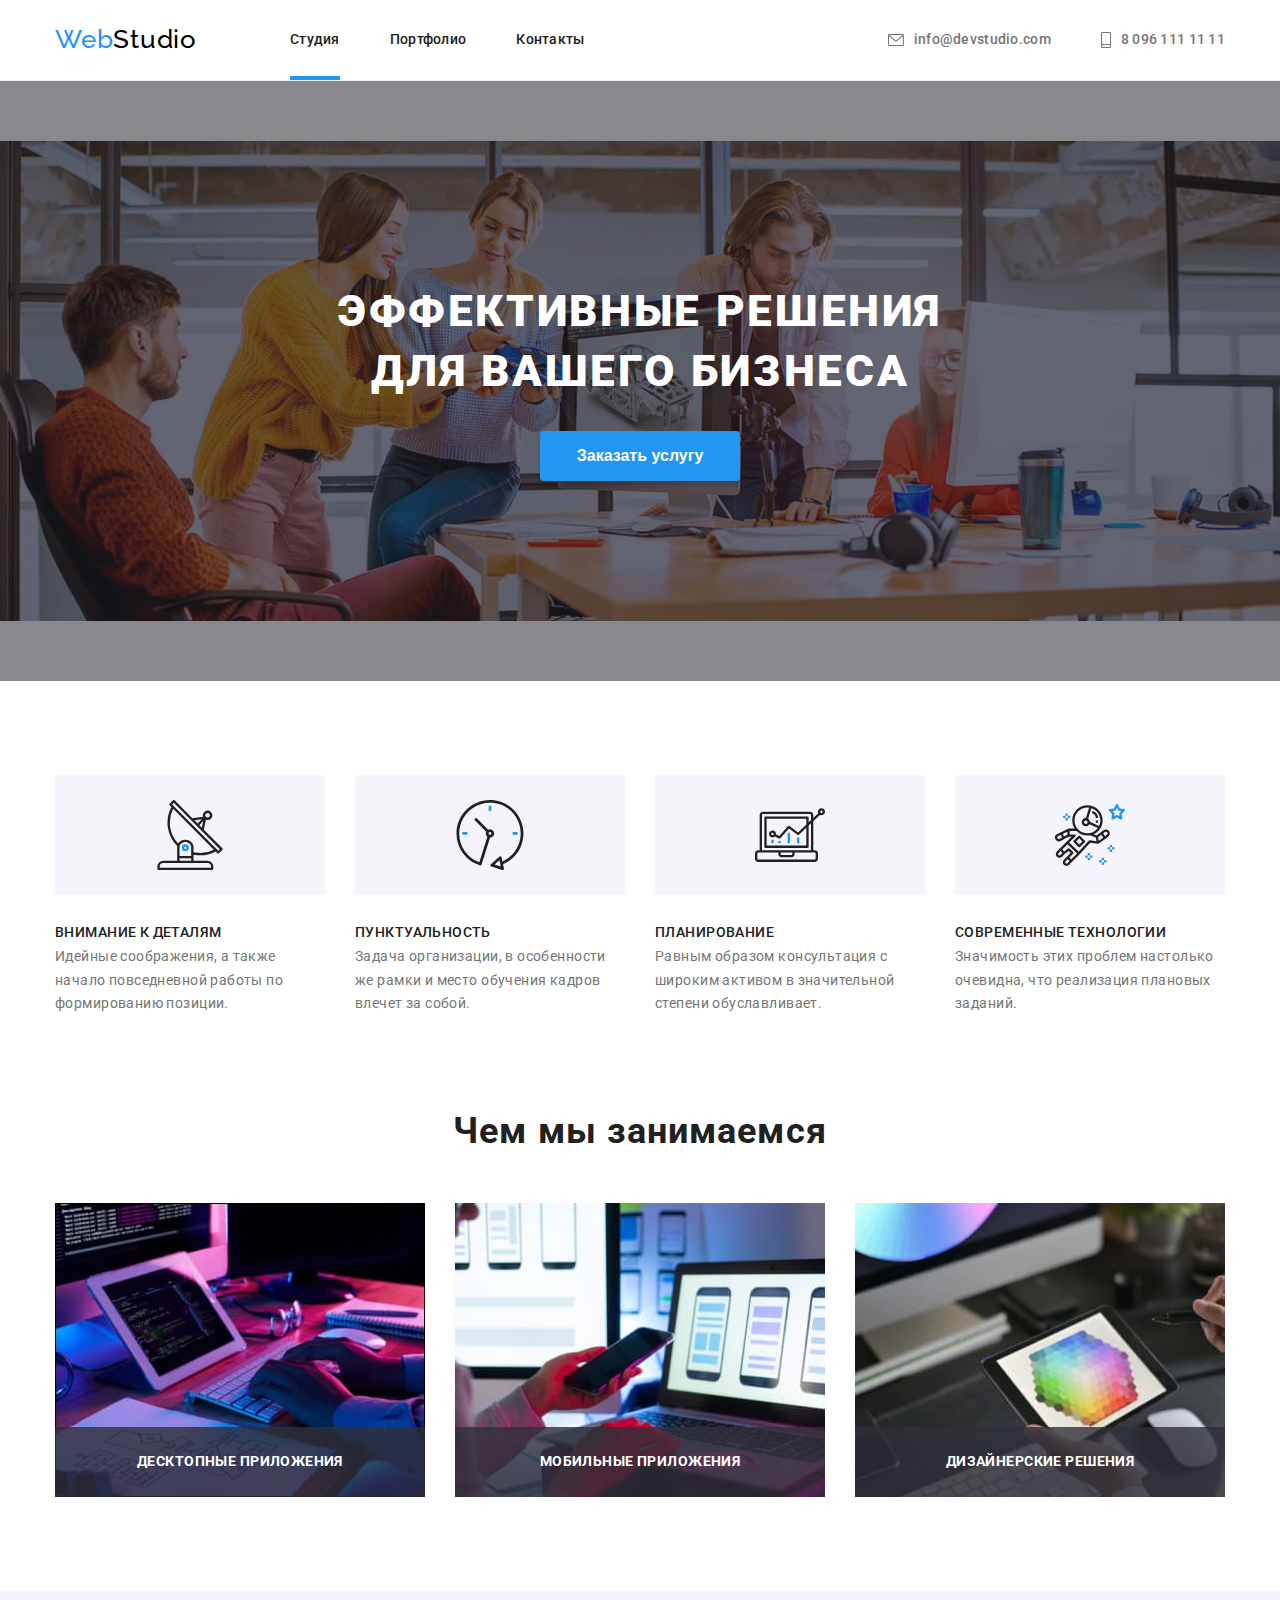
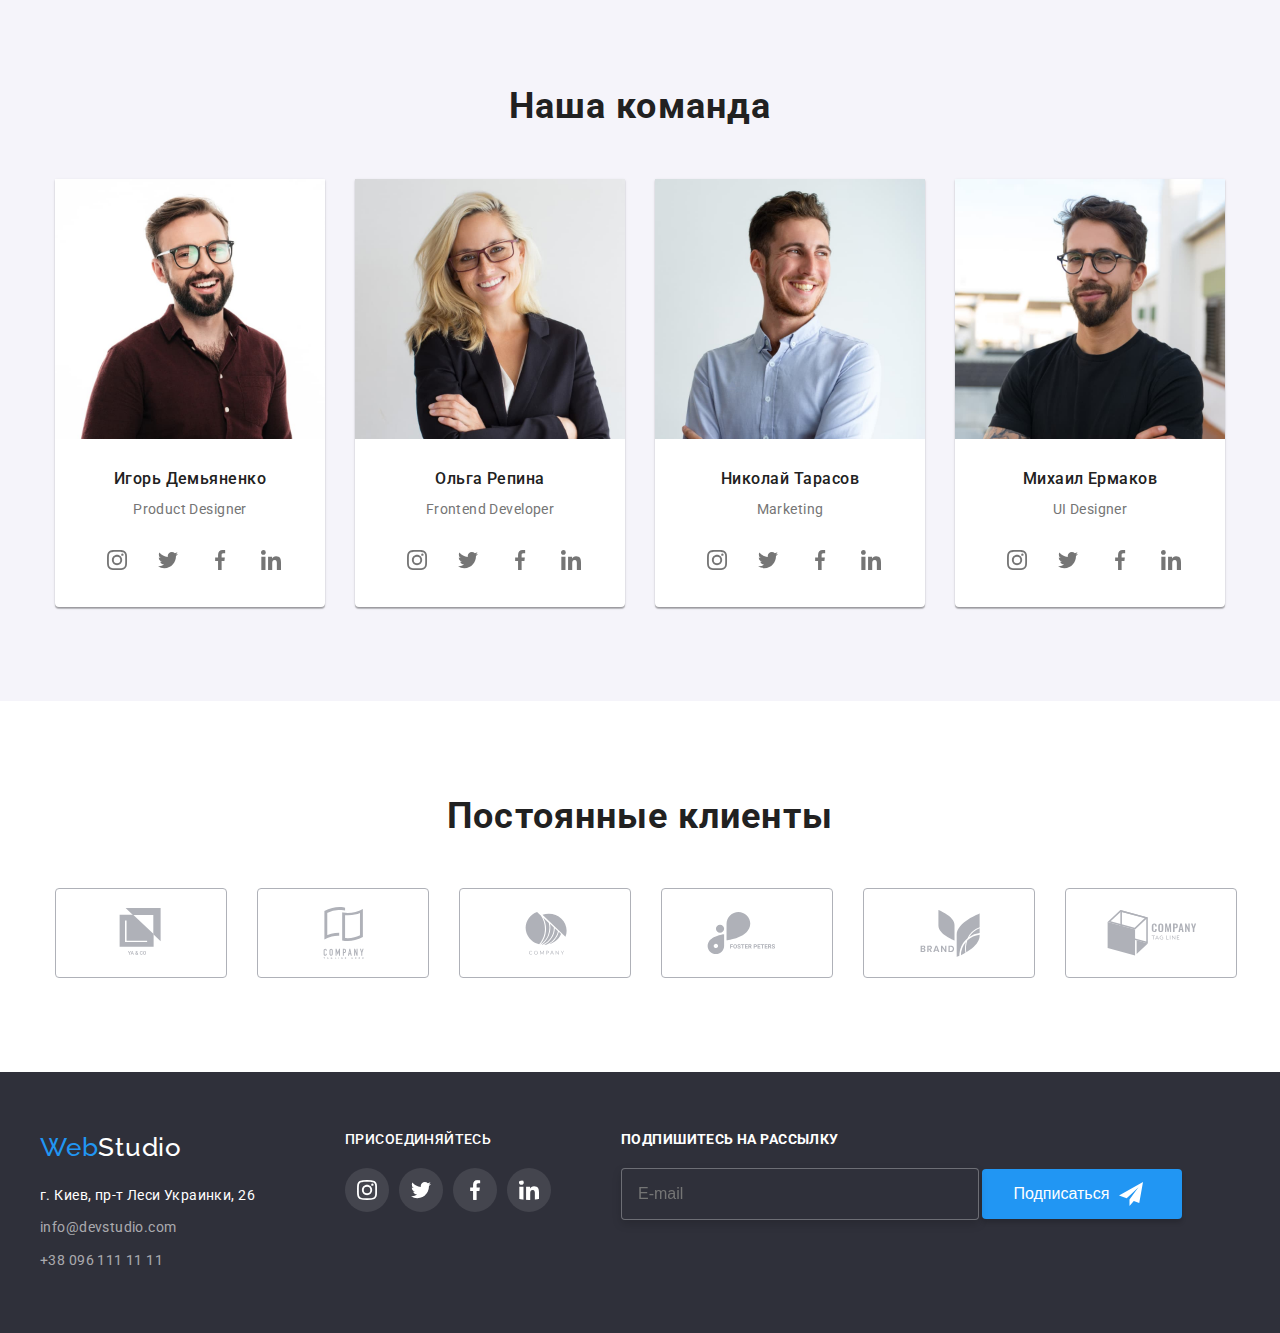
<file: index.html>
<!DOCTYPE html>
<html lang="ru">
<head>
    <meta charset="UTF-8">
    <meta http-equiv="X-UA-Compatible" content="IE=edge">
    <meta name="viewport" content="width=device-width, initial-scale=1.0">
    <title>Document</title>
    <link href="https://cdnjs.com/libraries/modern-normalize" rel="stylesheet">
    <link rel="preconnect" href="https://fonts.gstatic.com">
    <link href="https://fonts.googleapis.com/css2?family=Raleway:wght@700&family=Roboto:wght@400;500;700;900&display=swap"
          rel="stylesheet">
    <link rel="stylesheet" href="./css/main.css">
   <!-- <link rel="stylesheet" href="./css/main.min.css" /> -->

    
</head>
<body>
   <!--header, contacts separate from <nav>-->
   <header class="head-section">
      <div class="head-section__containter">
         <nav class="main-nav">
            <a href="/" class="logo link">
               <span class="logo__accent">Web</span>Studio
            </a>

            <ul class="page-nav list">
               <li class="page-nav__item"><a href="." class="link page-nav__link page-nav__current">Студия</a></li>
               <li class="page-nav__item"><a href="./portfolio.html" class="link page-nav__link">Портфолио</a></li>
               <li class="page-nav__item"><a href="" class="link page-nav__link">Контакты</a></li>
            </ul>
         </nav> 

         <ul class="contacts list">
            <li class="contacts__item">
               <a href="mailto:info@devstudio.com" class="link contacts__link">
                  <svg class="contacts__icon" width='16' height='12'>
                     <use href="./images/icons.svg#icon-envelope"></use>
                  </svg>
               info@devstudio.com
            </a>
            </li>
            <li class="contacts__item">
               <a href="tel:+380961111111" class="link contacts__link">
                  <svg class="contacts__icon" width='10' height='16'>
                     <use href="./images/icons.svg#icon-smartphone"></use>
                  </svg>
               8 096 111 11 11
            </a>
            </li>
         </ul>
      </div>
   </header>

   <main>
      <!--hero with the link-->
      <section class="hero hero__overlay">
         <div class="hero__container">
            <h1 class="hero__title">Эффективные решения для вашего бизнеса</h1>
            <button type="button" class="button hero__button" data-modal-open>Заказать услугу</button>
         </div>
      </section>
            
      <!--features -->
      <section class="section features">
         <h2 class="section__title visually-hidden">Наши особенности</h2>
         <div class="features__container">
            <ul class="feature__list list">
               <li class="feature__item">
                  <div class="feature__box">
                     <svg>
                        <use href="./images/icons.svg#icon-antenna"></use>
                     </svg>
                  </div>
                  <h3 class="feature__title">Внимание к деталям</h3>
                  <p>Идейные соображения, а также начало повседневной работы по формированию позиции.</p>
               </li>
               <li class="feature__item">
                  <div class="feature__box">
                     <svg>
                        <use href="./images/icons.svg#icon-clock"></use>
                     </svg>
                  </div>
                  <h3 class="feature__title">Пунктуальность</h3>
                  <p>Задача организации, в особенности же рамки и место обучения кадров влечет за собой.</p>
               </li>
               <li class="feature__item">
                  <div class="feature__box">
                     <svg>
                        <use href="./images/icons.svg#icon-diagram"></use>
                     </svg>
                  </div>
                  <h3 class="feature__title">Планирование</h3>
                  <p>Равным образом консультация с широким активом в значительной степени обуславливает.</p>
               </li>
               <li class="feature__item">
                  <div class="feature__box">
                     <svg>
                        <use href="./images/icons.svg#icon-astronaut"></use>
                     </svg>
                  </div>
                  <h3 class="feature__title">Современные технологии</h3>
                  <p>Значимость этих проблем настолько очевидна, что реализация плановых заданий.</p>
               </li>
            </ul>
         </div>
      </section>
      
      <!--what we do section-->
      <section class="section ">
         <div class="our-works__container">
            <h2 class="section__title">Чем мы занимаемся</h2>
            <ul class="our-works__list list">
               <li class="our-works__thumb">
                  <a href="" class="our-work__link"><img src="./images/what_we_do_01.jpg" alt="Разработка алгоритма" width="370">
                     <p class="our-works__label">Десктопные приложения</p>
                  </a>
               </li>
               <li class="our-works__thumb">
                  <a href="" class="our-work__link"><img src="./images/what_we_do_02.jpg" alt="Разработка мобильного приложение" width="370">
                     <p class="our-works__label">Мобильные приложения</p>
                  </a>
               </li>
               <li class="our-works__thumb">
                  <a href="" class="our-work__link"><img src="./images/what_we_do_03.jpg" alt="Выбор цвета" width="370">
                     <p class="our-works__label">Дизайнерские решения</p>
                  </a>
               </li>
            </ul>
         </div>
      </section>
      
      <!--our team section-->
      <section class="team team__section">
         <div class="team__container">
            <h2 class="section__title">Наша команда</h2>
            <ul class="team__list list">
               <li class="team__item">
                  <a href="" class="link">
                     <img src="./images/team_01.jpg" alt="Игорь Демьяненко" width="270">
                     <div class="team__name">
                        <h3 class="team__title">Игорь Демьяненко</h3>
                        <p class="team__position">Product Designer</p>
                        <ul class="socials">
                           <li class="socials__item">
                              <a href="" class="link socials__link">
                                 <svg class="socials__icon">
                                    <use href="./images/icons.svg#icon-insta"></use>
                                 </svg>
                              </a>
                           </li>
                           <li class="socials__item">
                              <a href="" class="link socials__link">
                                <svg class="socials__icon" >
                                 <use href="./images/icons.svg#icon-twitter"></use>
                                </svg> 
                              </a>
                           </li>
                           <li class="socials__item">
                              <a href="" class="link socials__link">
                                 <svg class="socials__icon">
                                    <use href="./images/icons.svg#icon-fb"></use>
                                 </svg>
                              </a>
                           </li>
                           <li class="socials__item">
                              <a href="" class="link socials__link">
                                 <svg class="socials__icon">
                                    <use href="./images/icons.svg#icon-lin"></use>
                                 </svg>
                              </a>
                           </li>
                        </ul>
                     </div>
                  </a>
               </li>
               <li class="team__item">
                  <a href="" class="link"><img src="./images/team_02.jpg" alt="Ольга Репина" width="270">
                     <div class="team__name">
                        <h3 class="team__title">Ольга Репина</h3>
                        <p class="team__position">Frontend Developer</p>
                        <ul class="socials">
                           <li class="socials__item">
                              <a href="" class="link socials__link">
                                 <svg class="socials__icon">
                                    <use href="./images/icons.svg#icon-insta"></use>
                                 </svg>
                              </a>
                           </li>
                           <li class="socials__item">
                              <a href="" class="link socials__link">
                                 <svg class="socials__icon">
                                    <use href="./images/icons.svg#icon-twitter"></use>
                                 </svg>
                              </a>
                           </li>
                           <li class="socials__item">
                              <a href="" class="link socials__link">
                                 <svg class="socials__icon">
                                    <use href="./images/icons.svg#icon-fb"></use>
                                 </svg>
                              </a>
                           </li>
                           <li class="socials__item">
                              <a href="" class="link socials__link">
                                 <svg class="socials__icon">
                                    <use href="./images/icons.svg#icon-lin"></use>
                                 </svg>
                              </a>
                           </li>
                        </ul>
                     </div>
                  </a>
               </li>
               <li class="team__item">
                  <a href="" class="link"><img src="./images/team_03.jpg" alt="Николай Тарасов" width="270">
                     <div class="team__name">
                        <h3 class="team__title">Николай Тарасов</h3>
                        <p class="team__position">Marketing</p>
                        <ul class="socials">
                           <li class="socials__item">
                              <a href="" class="link socials__link">
                                 <svg class="socials__icon">
                                    <use href="./images/icons.svg#icon-insta"></use>
                                 </svg>
                              </a>
                           </li>
                           <li class="socials__item">
                              <a href="" class="link socials__link">
                                 <svg class="socials__icon">
                                    <use href="./images/icons.svg#icon-twitter"></use>
                                 </svg>
                              </a>
                           </li>
                           <li class="socials__item">
                              <a href="" class="link socials__link">
                                 <svg class="socials__icon">
                                    <use href="./images/icons.svg#icon-fb"></use>
                                 </svg>
                              </a>
                           </li>
                           <li class="socials__item">
                              <a href="" class="link socials__link">
                                 <svg class="socials__icon">
                                    <use href="./images/icons.svg#icon-lin"></use>
                                 </svg>
                              </a>
                           </li>
                        </ul>
                     </div>
                  </a>
               </li>
               <li class="team__item">
                  <a href="" class="link"><img src="./images/team_04.jpg" alt="Михаил Ермаков" width="270">
                     <div class="team__name">
                        <h3 class="team__title">Михаил Ермаков</h3>
                        <p class="team__position">UI Designer</p>
                        <ul class="socials">
                           <li class="socials__item">
                              <a href="" class="link socials__link">
                                 <svg class="socials__icon">
                                    <use href="./images/icons.svg#icon-insta"></use>
                                 </svg>
                              </a>
                           </li>
                           <li class="socials__item">
                              <a href="" class="link socials__link">
                                 <svg class="socials__icon">
                                    <use href="./images/icons.svg#icon-twitter"></use>
                                 </svg>
                              </a>
                           </li>
                           <li class="socials__item">
                              <a href="" class="link socials__link">
                                 <svg class="socials__icon">
                                    <use href="./images/icons.svg#icon-fb"></use>
                                 </svg>
                              </a>
                           </li>
                           <li class="socials__item">
                              <a href="" class="link socials__link">
                                 <svg class="socials__icon">
                                    <use href="./images/icons.svg#icon-lin"></use>
                                 </svg>
                              </a>
                           </li>
                        </ul>
                     </div>
                  </a>
               </li>
            </ul>
         </div>
      </section>

      <!-- permanent clients -->

      <section class="section clients">
         <div class="clients__container">
            <h2 class="section__title">Постоянные клиенты</h2>
            <ul class="clients__list list">
               <li class="clients__item">
                  <a href="" class="link">
                     <svg class="clients__icon">
                        <use href="./images/clients.svg#icon-client1"></use>
                     </svg>
                  </a> 
               </li>
               <li class="clients__item" >
                  <a href="" class="link">
                     <svg class="clients__icon">
                        <use href="./images/icons.svg#icon-client2"></use>
                     </svg>
                  </a>
               </li>
               <li class="clients__item" >
                  <a href="" class="link">
                     <svg class="clients__icon">
                        <use href="./images/icons.svg#icon-client3"></use>
                     </svg>
                  </a>
               </li>
               <li class="clients__item" >
                  <a href="" class="link">
                     <svg class="clients__icon">
                        <use href="./images/icons.svg#icon-client4"></use>
                     </svg>
                  </a>
               </li>
               <li class="clients__item" >
                  <a href="" class="link">
                     <svg class="clients__icon">
                        <use href="./images/icons.svg#icon-client5"></use>
                     </svg>
                  </a>
               </li>
               <li class="clients__item" >
                  <a href="" class="link">
                     <svg class="clients__icon">
                        <use href="./images/icons.svg#icon-client6"></use>
                     </svg>
                  </a>
               </li>
            </ul>
         </div>
      </section>


   </main>

      <!--footer-->
   <footer class="footer">
      <div class="footer__flex">
         <div class="footer__item">
            <a href="/" class="logo link footer__logo">
               <span class="logo__accent">Web</span><span class="logo--rev">Studio</span>
            </a>
            <address class="address">
               г. Киев, пр-т Леси Украинки, 26<br />
            </address>
            <!-- footer contacts -->
            <ul class="footer__contacts list">
               <li><a href="mailto:info@devstudio.com" class="link footer-contacts__link">info@devstudio.com</a></li>
               <li><a href="tel:+380961111111" class="link footer-contacts__link">+38 096 111 11 11</a></li>
            </ul>
         </div>
         <div class="footer__item links">
            <h3 class="social__title">ПРИСОЕДИНЯЙТЕСЬ</h3>
            <ul class="socials">
               <li class="socials__item">
                  <a href="" class="link socials__link">
                     <svg class="socials__icon--darktheme">
                        <use href="./images/icons.svg#icon-insta"></use>
                     </svg>
                  </a>
               </li>
               <li class="socials__item">
                  <a href="" class="link socials__link">
                     <svg class="socials__icon--darktheme">
                        <use href="./images/icons.svg#icon-twitter"></use>
                     </svg>
                  </a>
               </li>
               <li class="socials__item">
                  <a href="" class="link socials__link">
                     <svg class="socials__icon--darktheme">
                        <use href="./images/icons.svg#icon-fb"></use>
                     </svg>
                  </a>
               </li>
               <li class="socials__item">
                  <a href="" class="link socials__link">
                     <svg class="socials__icon--darktheme">
                        <use href="./images/icons.svg#icon-lin"></use>
                     </svg>
                  </a>
               </li>
            </ul>
         </div>

         <!-- subscribe form -->

         <form class="form">
            <div class="subscribe__formfield">
               <label for="subscribe" class="subscribe__title">Подпишитесь на рассылку</label>
               <input type="email" name="mail" id="subscribe" class="subscribe__input" placeholder="E-mail">
               <button type="submit" class="subscribe__button">Подписаться
                  <svg class="subscribe__icon">
                     <use href="../images/icons.svg#icon-send"></use>
                  </svg>
               </button>
            </div>
         </form>
         

         

      </div>
   </footer>

   <!-- модальное окно с кнопкой закрытия-->

   <div class="backdrop is-hidden" data-modal>
      <div class="modal modal">
         <a href="" class="link" data-modal-close>
            <svg class="modal__closebutton">
               <use href='./images/icons.svg#icon-close'></use>
            </svg>
         </a>

         <h3 class="modal__title">Оставьте свои данные, мы вам перезвоним</h3>
         
         <form class="modal__form">
            <div class="modal__formfield">
               <label for="name" class="modal__label">Имя</label>
               <input type="text" name="name" id="name" class="modal__input">
               <svg class="modal__icon">
                  <use href="./images/icons.svg#icon-person"></use>
               </svg>
               
            </div>
            <div class="modal__formfield">
               <label for="tel" class="modal__label">Телефон</label>
               <input type="tel" name="tel" id="tel" class="modal__input">
               <svg class="modal__icon">
                  <use href="./images/icons.svg#icon-phone"></use>
               </svg>
            </div>
            <div class="modal__formfield">
               <label for="mail" class="modal__label">Почта</label>
               <input type="email" name="mail" id="mail" class="modal__input">
               <svg class="modal__icon">
                  <use href="./images/icons.svg#icon-email"></use>
               </svg>
            </div>
            <div class="modal__formfield">
               <label for="comment" class="modal__label">Комментарий</label>
               <!-- <input type="text" name="comment" id="comment" class="modal-input"> -->
               <textarea name="comment" id="comment" rows="10" class="modal__comment" placeholder="Введите текст"></textarea>
            </div>

            <div class="modal__check">
               <input type="checkbox" name="checkbox" id="checkbox" class="modal-check__input">
               <label for="checkbox" class="modal-check__label ">Соглашаюсь с рассылкой и принимаю
                  <a href="" class="modal-check__policy-link">Условия договора</a>
                  <svg class="modal-check__icon--unchecked" >
                     <use href="./images/icons.svg#icon-uncheck" ></use>
                  </svg> 
                  <svg class="modal-check__icon--checked">
                     <use href="./images/icons.svg#icon-check"></use>
                  </svg>
               </label>
            </div>

            <button type="submit" class="modal-check__button">Отправить</button>
         </form>
         <!-- application form -->

         <form class="form">

         </form>


         <!-- <button type="button" class="modal-btn" data-modal-close >
            <div class="close-icon"></div>
         </button> -->
      </div>
   </div>


<script src="./js/modal.js"></script>
</body>
</html>
</file>
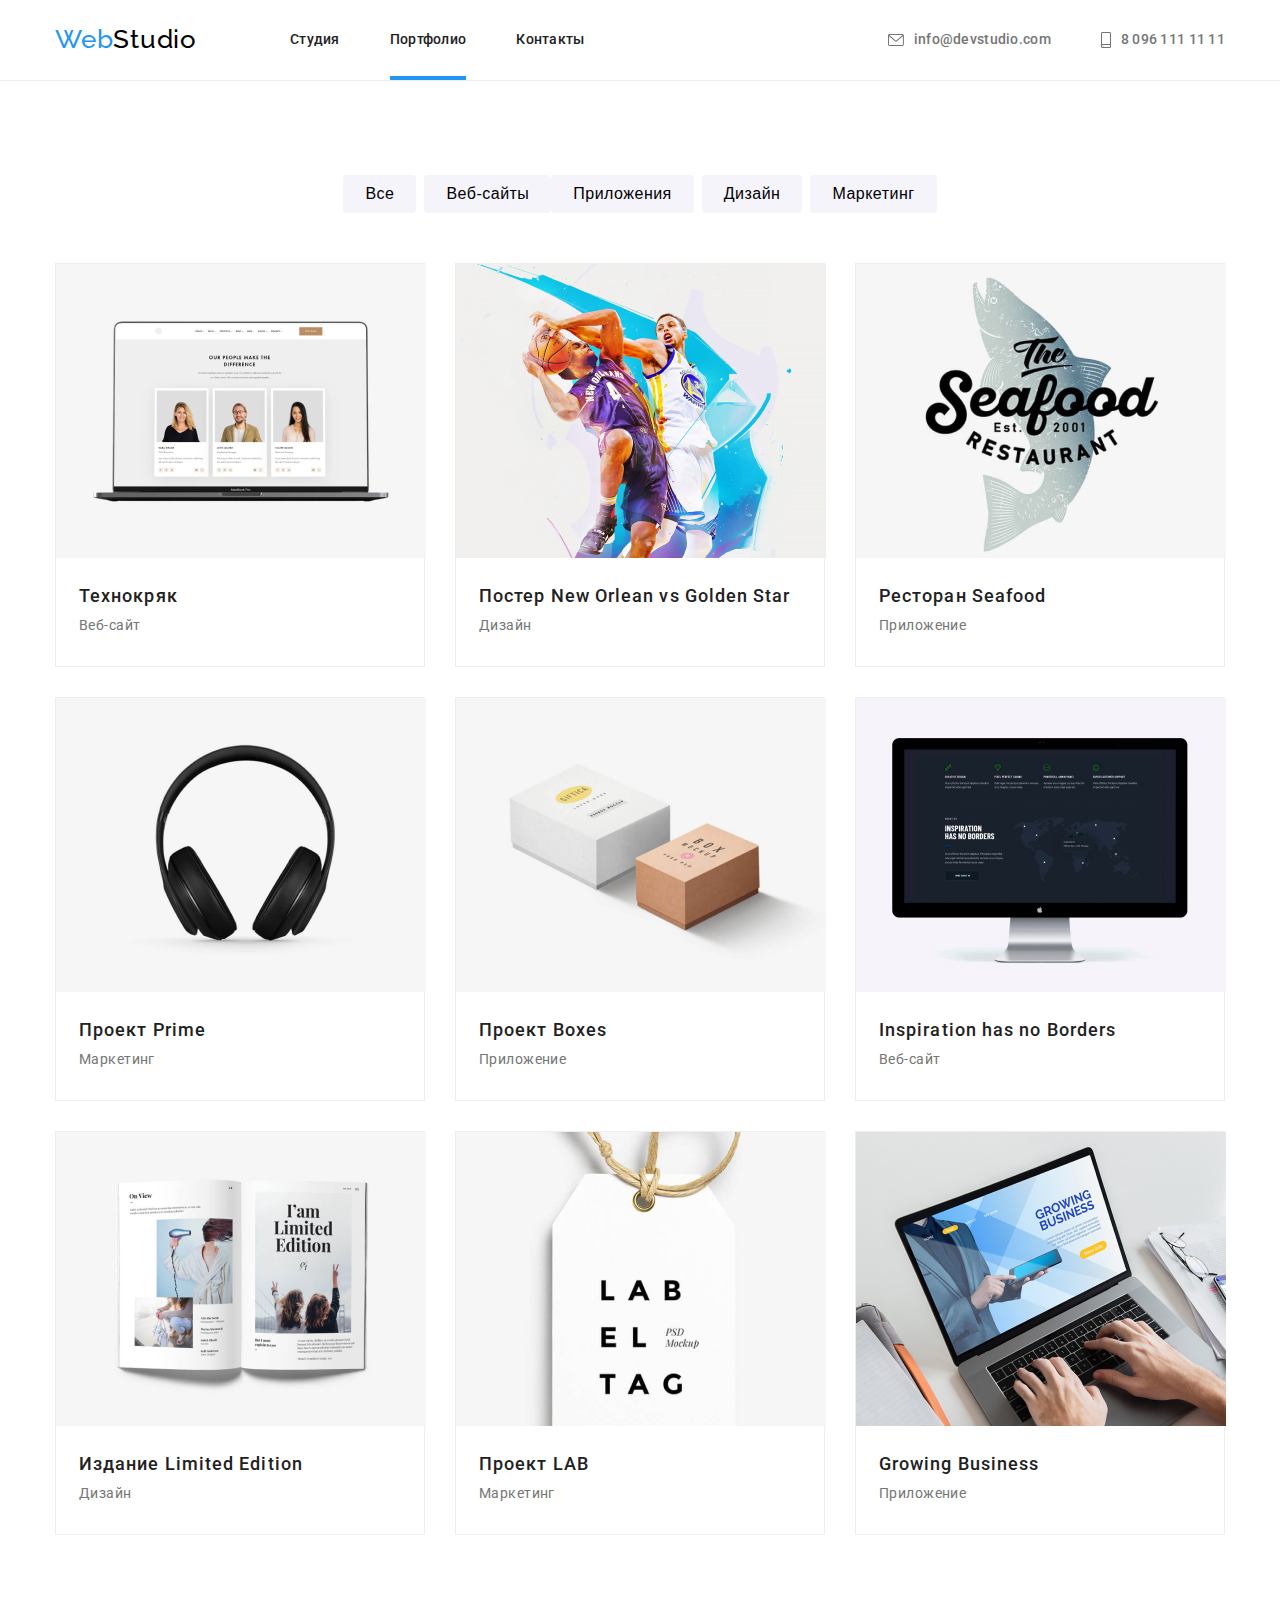
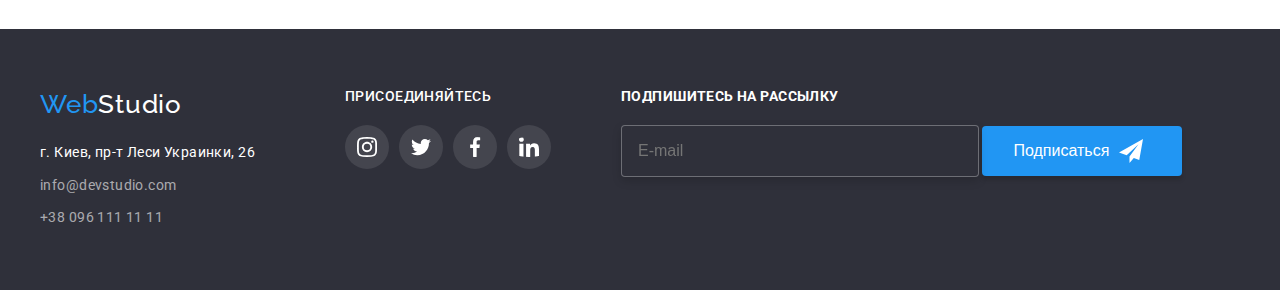
<file: portfolio.html>
<!DOCTYPE html>
<html lang="en">
<head>
    <meta charset="UTF-8">
    <meta http-equiv="X-UA-Compatible" content="IE=edge">
    <meta name="viewport" content="width=device-width, initial-scale=1.0">
    <title>Document</title>
    <link href="https://cdnjs.com/libraries/modern-normalize" rel="stylesheet">
    <link rel="preconnect" href="https://fonts.gstatic.com">
    <link href="https://fonts.googleapis.com/css2?family=Raleway:wght@700&family=Roboto:wght@400;500;700;900&display=swap"
        rel="stylesheet">
    <link rel="stylesheet" href="./css/main.css">
</head>
<body>
    <!--header, contacts separate from <nav>-->
    <header class="head-section">
        <div class="head-section__containter">
            <nav class="main-nav">
                <a href="/" class="logo link">
                    <span class="logo__accent">Web</span>Studio
                </a>
    
                <ul class="page-nav list">
                    <li class="page-nav__item"><a href="." class="link page-nav__link ">Студия</a></li>
                    <li class="page-nav__item"><a href="./portfolio.html" class="link page-nav__link page-nav__current">Портфолио</a></li>
                    <li class="page-nav__item"><a href="" class="link page-nav__link">Контакты</a></li>
                </ul>
            </nav>
    
            <ul class="contacts list">
                <li class="contacts__item">
                    <a href="mailto:info@devstudio.com" class="link contacts__link">
                        <svg class="contacts__icon" width='16' height='12'>
                            <use href="./images/icons.svg#icon-envelope"></use>
                        </svg>
                        info@devstudio.com
                    </a>
                </li>
                <li class="contacts__item">
                    <a href="tel:+380961111111" class="link contacts__link">
                        <svg class="contacts__icon" width='10' height='16'>
                            <use href="./images/icons.svg#icon-smartphone"></use>
                        </svg>
                        8 096 111 11 11
                    </a>
                </li>
            </ul>
        </div>
    </header>
    
    <!-- portfolio-grid page -->
    <main>
        <section class="work-section">
            <div class="work-section__container">
                <h1 class="visually-hidden">наши работы</h1>
                <!-- кнопки фильтра -->
                <ul class="filter list">
                    <li class="filter__item">
                        <button type="button" class="filter__button">Все</button>
                    </li>
                    <li class="iltern__item">
                        <button type="button" class="filter__button">Веб-сайты</button>
                    </li>
                    <li class="filter__item">
                        <button type="button" class="filter__button">Приложения</button>
                    </li>
                    <li class="filter__item">
                        <button type="button" class="filter__button">Дизайн</button>
                    </li>
                    <li class="filter__item">
                        <button type="button" class="filter__button">Маркетинг</button>
                    </li>
                </ul>
                
                <!-- наши работы, галерея  -->
                <ul class="work__gallery list">
                    <li class="work__item">
                        <a href="" class="link work__link">
                            <div class="work__img-box">
                                <p class="overlay">
                                    Технокряк это современная площадка распространения коронавируса.
                                    Компании используют эту платформу для цифрового
                                    шпионажа и атак на защищённые сервера конкурентов.
                                </p>
                                <img src="./images/portfolio/img_01.jpg" alt="Технокряк" width="370" height="294">
                            </div>
                            <div class="work__name">
                                <h3 class="work__title">Технокряк</h3>
                                <p class="sort">Веб-сайт</p>
                
                
                            </div>
                        </a>
                    </li>
                    <li class="work__item">
                        <a href="" class="link work__link">
                            <div class="work__img-box">
                                <p class="overlay">
                                    Технокряк это современная площадка распространения коронавируса.
                                    Компании используют эту платформу для цифрового
                                    шпионажа и атак на защищённые сервера конкурентов.
                                </p>
                                <img src="./images/portfolio/img_02.jpg" alt="Постер New Orlean vs Golden Star" width="370"
                                    height="294">
                            </div>
                            <div class="work__name">
                                <h3 class="work__title">Постер New Orlean vs Golden Star</h3>
                                <p class="sort">Дизайн</p>
                            </div>
                        </a>
                    </li>
                    <li class="work__item">
                        <a href="" class="link work__link">
                            <div class="work__img-box">
                                <p class="overlay">
                                    Технокряк это современная площадка распространения коронавируса.
                                    Компании используют эту платформу для цифрового
                                    шпионажа и атак на защищённые сервера конкурентов.
                                </p>
                                <img src="./images/portfolio/img_03.jpg" alt="Ресторан Seafood" width="370" height="294">
                            </div>
                            <div class="work__name">
                                <h3 class="work__title">Ресторан Seafood</h3>
                                <p class="sort">Приложение</p>
                            </div>
                        </a>
                    </li>
                    <li class="work__item">
                        <a href="" class="link work__link">
                            <div class="work__img-box">
                                <p class="overlay">
                                    Технокряк это современная площадка распространения коронавируса.
                                    Компании используют эту платформу для цифрового
                                    шпионажа и атак на защищённые сервера конкурентов.
                                </p>
                                <img src="./images/portfolio/img_04.jpg" alt="Проект Prime" width="370" height="294">
                            </div>
                            <div class="work__name">
                                <h3 class="work__title">Проект Prime</h3>
                                <p class="sort">Маркетинг</p>
                            </div>
                        </a>
                    </li>
                    <li class="work__item">
                        <a href="" class="link work__link">
                            <div class="work__img-box">
                                <p class="overlay">
                                    Технокряк это современная площадка распространения коронавируса.
                                    Компании используют эту платформу для цифрового
                                    шпионажа и атак на защищённые сервера конкурентов.
                                </p>
                                <img src="./images/portfolio/img_05.jpg" alt="Проект Boxes" width="370" height="294">
                            </div>
                            <div class="work__name">
                                <h3 class="work__title">Проект Boxes</h3>
                                <p class="sort">Приложение</p>
                            </div>
                        </a>
                    </li>
                    <li class="work__item">
                        <a href="" class="link work__link">
                            <div class="work__img-box">
                                <p class="overlay">
                                    Технокряк это современная площадка распространения коронавируса.
                                    Компании используют эту платформу для цифрового
                                    шпионажа и атак на защищённые сервера конкурентов.
                                </p>
                                <img src="./images/portfolio/img_06.jpg" alt="Inspiration has no Borders" width="370" height="294">
                            </div>
                            <div class="work__name">
                                <h3 class="work__title">Inspiration has no Borders</h3>
                                <p class="sort">Веб-сайт</p>
                            </div>
                        </a>
                    </li>
                    <li class="work__item">
                        <a href="" class="link work__link">
                            <div class="work__img-box">
                                <p class="overlay">
                                    Технокряк это современная площадка распространения коронавируса.
                                    Компании используют эту платформу для цифрового
                                    шпионажа и атак на защищённые сервера конкурентов.
                                </p>
                                <img src="./images/portfolio/img_07.jpg" alt="Издание Limited Edition" width="370" height="294">
                            </div>
                            <div class="work__name">
                                <h3 class="work__title">Издание Limited Edition</h3>
                                <p class="sort">Дизайн</p>
                            </div>
                        </a>
                    </li>
                    <li class="work__item">
                        <a href="" class="link work__link">
                            <div class="work__img-box">
                                <p class="overlay">
                                    Технокряк это современная площадка распространения коронавируса.
                                    Компании используют эту платформу для цифрового
                                    шпионажа и атак на защищённые сервера конкурентов.
                                </p>
                                <img src="./images/portfolio/img_08.jpg" alt="Проект LAB" width="370" height="294">
                            </div>
                            <div class="work__name">
                                <h3 class="work__title">Проект LAB</h3>
                                <p class="sort">Маркетинг</p>
                            </div>
                        </a>
                    </li>
                    <li class="work__item">
                        <a href="" class="link work__link">
                            <div class="work__img-box">
                                <p class="overlay">
                                    Технокряк это современная площадка распространения коронавируса.
                                    Компании используют эту платформу для цифрового
                                    шпионажа и атак на защищённые сервера конкурентов.
                                </p>
                                <img src="./images/portfolio/img_09.jpg" alt="Growing Business" width="370" height="294">
                            </div>
                            <div class="work__name">
                                <h3 class="work__title">Growing Business</h3>
                                <p class="sort">Приложение</p>
                            </div>
                        </a>
                    </li>
                </ul>
            </div>

        </section>

    </main>

    
    <!--footer-->
    <footer class="footer">
        <div class="footer__flex">
            <div class="footer__item">
                <a href="/" class="logo link footer__logo">
                    <span class="logo__accent">Web</span><span class="logo--rev">Studio</span>
                </a>
                <address class="address">
                    г. Киев, пр-т Леси Украинки, 26<br />
                </address>
                <!-- footer contacts -->
                <ul class="footer__contacts list">
                    <li><a href="mailto:info@devstudio.com" class="link footer-contacts__link">info@devstudio.com</a></li>
                    <li><a href="tel:+380961111111" class="link footer-contacts__link">+38 096 111 11 11</a></li>
                </ul>
            </div>
            <div class="footer__item links">
                <h3 class="social__title">ПРИСОЕДИНЯЙТЕСЬ</h3>
                <ul class="socials">
                    <li class="socials__item">
                        <a href="" class="link socials__link">
                            <svg class="socials__icon--darktheme">
                                <use href="./images/icons.svg#icon-insta"></use>
                            </svg>
                        </a>
                    </li>
                    <li class="socials__item">
                        <a href="" class="link socials__link">
                            <svg class="socials__icon--darktheme">
                                <use href="./images/icons.svg#icon-twitter"></use>
                            </svg>
                        </a>
                    </li>
                    <li class="socials__item">
                        <a href="" class="link socials__link">
                            <svg class="socials__icon--darktheme">
                                <use href="./images/icons.svg#icon-fb"></use>
                            </svg>
                        </a>
                    </li>
                    <li class="socials__item">
                        <a href="" class="link socials__link">
                            <svg class="socials__icon--darktheme">
                                <use href="./images/icons.svg#icon-lin"></use>
                            </svg>
                        </a>
                    </li>
                </ul>
            </div>
    
            <!-- subscribe form -->
    
            <form class="form">
                <div class="subscribe__formfield">
                    <label for="subscribe" class="subscribe__title">Подпишитесь на рассылку</label>
                    <input type="email" name="mail" id="subscribe" class="subscribe__input" placeholder="E-mail">
                    <button type="submit" class="subscribe__button">Подписаться
                        <svg class="subscribe__icon">
                            <use href="../images/icons.svg#icon-send"></use>
                        </svg>
                    </button>
                </div>
            </form>
    
    
    
    
        </div>
    </footer>


<!-- <script src="./js/modal.js"></script> -->
</body>
</html>
</file>
<file: css/main.css>
@charset "UTF-8";
/* fonts */
/* animation */
html {
  -webkit-box-sizing: border-box;
          box-sizing: border-box;
}

*,
*::after,
*::before {
  -webkit-box-sizing: inherit;
          box-sizing: inherit;
}

h1,
h2,
h3,
h4,
h5,
h6,
p {
  margin: 0;
}

img {
  display: block;
  max-width: 100%;
  height: auto;
}

/* Визуально спрятанная section-title и portfolio */
.visually-hidden {
  position: absolute !important;
  clip: rect(1px 1px 1px 1px);
  clip: rect(1px, 1px, 1px, 1px);
  padding: 0 !important;
  border: 0 !important;
  height: 1px !important;
  width: 1px !important;
  overflow: hidden;
}

/* ultilities */
.list {
  list-style: none;
  margin-top: 0;
  margin-bottom: 0;
  padding: 0;
}

.link {
  color: #757575;
  text-decoration: none;
}

/* body */
body {
  margin: 0;
  color: #757575;
  background-color: #ffffff;
  font-family: Roboto;
  font-size: 14px;
  line-height: 1.7;
  letter-spacing: 0.03em;
}

.container {
  width: 1200px;
  margin-left: auto;
  margin-right: auto;
  padding: 0 15px;
}

/* logo */
.logo {
  margin-right: 93px;
  color: #000000;
  font-family: Raleway;
  font-weight: 500;
  font-size: 26px;
  line-height: 1.2;
  letter-spacing: 0.03em;
}

.logo--rev {
  color: #ffffff;
}

.logo__accent {
  color: #2196f3;
}

/* header */
/* page navigation */
.head-section {
  border-bottom: 1px solid #ececec;
}

.head-section__containter {
  width: 1200px;
  margin-left: auto;
  margin-right: auto;
  margin-top: 0;
  padding: 0 15px;
  display: -webkit-box;
  display: -ms-flexbox;
  display: flex;
  -webkit-box-align: center;
      -ms-flex-align: center;
          align-items: center;
  height: 80px;
}

.main-nav {
  display: -webkit-box;
  display: -ms-flexbox;
  display: flex;
  -webkit-box-align: center;
      -ms-flex-align: center;
          align-items: center;
}

.page-nav {
  display: -webkit-box;
  display: -ms-flexbox;
  display: flex;
  -webkit-box-align: center;
      -ms-flex-align: center;
          align-items: center;
}

.contacts {
  display: -webkit-box;
  display: -ms-flexbox;
  display: flex;
  margin-left: auto;
}

.page-nav__item:not(:last-child),
.contacts__item:not(:last-child) {
  margin-right: 50px;
}

.page-nav__current {
  color: #2196f3;
}

.page-nav__link {
  display: -webkit-inline-box;
  display: -ms-inline-flexbox;
  display: inline-flex;
  -webkit-box-align: center;
      -ms-flex-align: center;
          align-items: center;
  height: 100%;
  padding-top: 21px;
  padding-bottom: 21px;
  color: #212121;
  font-weight: 500;
  font-size: 14px;
  line-height: 1.1;
  letter-spacing: 0.02em;
}

.page-nav__item {
  position: relative;
  height: 80px;
}

/* синяя подсветка текущец страницы */
.page-nav__current::after {
  display: inline-block;
  position: absolute;
  content: '';
  bottom: 0;
  left: 0;
  width: 100%;
  height: 4px;
  margin: 0;
  padding: 0;
  background-color: #2196f3;
}

.contacts__link {
  display: -webkit-inline-box;
  display: -ms-inline-flexbox;
  display: inline-flex;
  -webkit-box-align: center;
      -ms-flex-align: center;
          align-items: center;
  padding-top: 21px;
  padding-bottom: 21px;
  color: #757575;
  font-weight: 500;
  font-size: 14px;
  line-height: 1.1;
  letter-spacing: 0.02em;
  -webkit-transform: 250ms cubic-bezier(0.4, 0, 0.2, 1);
          transform: 250ms cubic-bezier(0.4, 0, 0.2, 1);
}

.contacts__link:hover, .contacts__link:focus {
  color: #2196f3;
}

.contacts__icon {
  display: -webkit-inline-box;
  display: -ms-inline-flexbox;
  display: inline-flex;
  -webkit-box-align: center;
      -ms-flex-align: center;
          align-items: center;
  margin-right: 10px;
  fill: currentColor;
}

/* hero */
.hero {
  background-color: #c4c4c4;
}

.hero__container {
  /* width: 1600px; */
  height: 600px;
  margin-left: auto;
  margin-right: auto;
  margin-top: 0;
  margin-bottom: 0;
  padding-left: 0;
  padding-right: 0;
  padding-top: 200px;
  text-align: center;
}

.hero__overlay {
  /* background-image: url(../images/hero_bg.jpg); */
  max-width: 1600px;
  margin-right: auto;
  margin-left: auto;
  background-image: -webkit-gradient(linear, left top, right top, from(rgba(47, 48, 58, 0.4)), to(rgba(47, 48, 58, 0.4))), url(../images/hero_bg.jpg);
  background-image: linear-gradient(to right, rgba(47, 48, 58, 0.4), rgba(47, 48, 58, 0.4)), url(../images/hero_bg.jpg);
  background-repeat: no-repeat;
  background-size: contain;
  background-position: center;
}

.hero__title {
  color: #ffffff;
  margin-left: auto;
  margin-right: auto;
  margin-top: 0;
  margin-bottom: 30px;
  width: 696px;
  height: 120px;
  left: 452px;
  top: 280px;
  font-weight: 900;
  font-size: 44px;
  line-height: 60px;
  letter-spacing: 0.06em;
  text-transform: uppercase;
}

.hero__button {
  width: 200px;
  height: 50px;
  background-color: #2196f3;
  color: #ffffff;
  -webkit-box-shadow: 0px 4px 4px rgba(0, 0, 0, 0.15);
          box-shadow: 0px 4px 4px rgba(0, 0, 0, 0.15);
  border-color: transparent;
  border-radius: 4px;
  margin-right: auto;
  margin-left: auto;
  font-weight: bold;
  font-size: 16px;
  line-height: 1.9;
}

/* section Features */
.features__container {
  width: 1200px;
  margin-left: auto;
  margin-right: auto;
  margin-top: 94px;
  padding: 0 15px;
}

.feature__list {
  display: -webkit-box;
  display: -ms-flexbox;
  display: flex;
  -webkit-box-pack: justify;
      -ms-flex-pack: justify;
          justify-content: space-between;
}

.feature__item {
  width: calc((100% - 90px) / 4);
}

.feature__title {
  display: -webkit-inline-box;
  display: -ms-inline-flexbox;
  display: inline-flex;
  margin-top: 30px;
  color: #212121;
}

.section__title {
  color: #212121;
  margin-bottom: 50px;
  font-weight: bold;
  font-size: 36px;
  line-height: 1.2;
  text-align: center;
  letter-spacing: 0.03em;
}

.feature__box {
  display: -webkit-inline-box;
  display: -ms-inline-flexbox;
  display: inline-flex;
  width: 100%;
  height: 120px;
  padding-top: 25px;
  padding-bottom: 25px;
  border-radius: 4px;
  background-color: #f5f4fa;
}

.icon-antenna,
.icon-clock,
.icon-diagram,
.icon-astronaut {
  width: 70px;
  height: 70px;
  margin-right: auto;
  margin-left: auto;
}

.feature__title {
  color: #212121;
  font-weight: 500;
  font-size: 14px;
  line-height: 1.14;
  letter-spacing: 0.03em;
  text-transform: uppercase;
}

/* our works */
.our-works__container {
  width: 1200px;
  margin-left: auto;
  margin-right: auto;
  margin-top: 94px;
  padding: 0 15px;
}

.our-works__list {
  display: -webkit-box;
  display: -ms-flexbox;
  display: flex;
  -webkit-box-pack: justify;
      -ms-flex-pack: justify;
          justify-content: space-between;
  margin: 0;
  padding: 0;
}

.our-works__thumb {
  position: relative;
  max-width: 100%;
  height: 100%;
}

.our-works__label {
  position: absolute;
  bottom: 0;
  left: 0;
  width: 100%;
  padding-top: 27px;
  padding-bottom: 27px;
  font-family: Roboto;
  font-weight: bold;
  font-size: 14px;
  line-height: 1.14;
  text-align: center;
  letter-spacing: 0.03em;
  text-transform: uppercase;
  background: rgba(47, 48, 58, 0.8);
  color: #ffffff;
}

/* our team */
.team__container {
  width: 1200px;
  margin-left: auto;
  margin-right: auto;
  margin-top: 94px;
  padding: 0 15px;
  padding-top: 94px;
}

.team__section {
  background-color: #f5f4fa;
}

.team__list {
  padding-bottom: 94px;
}

.team__list {
  display: -webkit-box;
  display: -ms-flexbox;
  display: flex;
  -webkit-box-pack: justify;
      -ms-flex-pack: justify;
          justify-content: space-between;
}

.team__item {
  display: block;
  width: 270px;
  height: 428px;
  background-color: #ffffff;
  -webkit-box-shadow: 0px 1px 3px rgba(0, 0, 0, 0.12), 0px 1px 1px rgba(0, 0, 0, 0.14), 0px 2px 1px rgba(0, 0, 0, 0.2);
          box-shadow: 0px 1px 3px rgba(0, 0, 0, 0.12), 0px 1px 1px rgba(0, 0, 0, 0.14), 0px 2px 1px rgba(0, 0, 0, 0.2);
  border-radius: 0px 0px 4px 4px;
}

.team__name {
  margin-top: 30px;
  text-align: center;
}

.team__title {
  color: #212121;
  font-weight: 500;
  font-size: 16px;
  line-height: 1.2;
  text-align: center;
  letter-spacing: 0.03em;
}

.team__position {
  margin-top: 10px;
}

/* social linkk in team card */
.socials {
  display: -webkit-box;
  display: -ms-flexbox;
  display: flex;
  width: 206px;
  height: 44px;
  margin-top: 16px;
  margin-left: auto;
  margin-right: auto;
  padding: 0;
  list-style: none;
  -webkit-box-pack: justify;
      -ms-flex-pack: justify;
          justify-content: space-between;
  -webkit-box-align: center;
      -ms-flex-align: center;
          align-items: center;
}

.socials__item {
  display: -webkit-inline-box;
  display: -ms-inline-flexbox;
  display: inline-flex;
  -webkit-box-pack: center;
      -ms-flex-pack: center;
          justify-content: center;
  -webkit-box-align: center;
      -ms-flex-align: center;
          align-items: center;
  width: 44px;
  height: 44px;
  -webkit-transition: 250ms cubic-bezier(0.4, 0, 0.2, 1);
  transition: 250ms cubic-bezier(0.4, 0, 0.2, 1);
}

.socials__item:hover, .socials__item:focus {
  background-color: #2196f3;
  border-radius: 50%;
}

.socials__link {
  display: -webkit-inline-box;
  display: -ms-inline-flexbox;
  display: inline-flex;
  margin: 0;
  padding: 0;
}

.socials__icon {
  width: 44px;
  height: 44px;
  padding-top: 12px;
  padding-bottom: 12px;
  fill: currentColor;
}

.socials__icon:hover {
  fill: #ffffff;
}

/* permanent clients */
.clients__container {
  width: 1200px;
  margin-left: auto;
  margin-right: auto;
  margin-top: 94px;
  padding: 0 15px;
}

.clients__list {
  display: -webkit-box;
  display: -ms-flexbox;
  display: flex;
  padding: 0;
  margin: 0;
  -webkit-box-pack: justify;
      -ms-flex-pack: justify;
          justify-content: space-between;
  -webkit-box-align: center;
      -ms-flex-align: center;
          align-items: center;
}

.clients__item {
  display: -webkit-inline-box;
  display: -ms-inline-flexbox;
  display: inline-flex;
  width: calc(100% - (30px * 5) / 6);
  height: 90px;
  -webkit-box-pack: center;
      -ms-flex-pack: center;
          justify-content: center;
  -webkit-box-align: center;
      -ms-flex-align: center;
          align-items: center;
  border: 1px solid #afb1b8;
  border-radius: 4px;
  -webkit-transition: 250ms cubic-bezier(0.4, 0, 0.2, 1);
  transition: 250ms cubic-bezier(0.4, 0, 0.2, 1);
}

.clients__item:hover, .clients__item:focus {
  border-color: #2196f3;
}

.clients__item:not(:last-child) {
  margin-right: 30px;
}

.clients__icon {
  display: block;
  width: 170px;
  height: 90px;
  fill: #afb1b8;
  -webkit-transition: 250ms cubic-bezier(0.4, 0, 0.2, 1);
  transition: 250ms cubic-bezier(0.4, 0, 0.2, 1);
}

.clients__icon:hover, .clients__icon:focus {
  fill: #2196f3;
}

/* footer */
.footer {
  background-color: #2f303a;
}

.footer__flex {
  display: -webkit-box;
  display: -ms-flexbox;
  display: flex;
  width: 1200px;
  margin-left: auto;
  margin-right: auto;
  margin-top: 94px;
  padding-top: 60px;
  padding-bottom: 60px;
}

.footer__item {
  margin-right: 70px;
}

.address {
  margin-top: 20px;
  color: #ffffff;
  font-style: normal;
  font-size: 14px;
  line-height: 1.7;
  letter-spacing: 0.03em;
}

.footer__logo {
  display: inline-block;
  margin-top: auto;
  margin-bottom: auto;
}

.footer-contacts__link {
  display: -webkit-inline-box;
  display: -ms-inline-flexbox;
  display: inline-flex;
  padding-top: 9px;
  color: rgba(255, 255, 255, 0.6);
  font-size: 14px;
  line-height: 1.7;
  letter-spacing: 0.03em;
  -webkit-transition: 250ms cubic-bezier(0.4, 0, 0.2, 1);
  transition: 250ms cubic-bezier(0.4, 0, 0.2, 1);
}

.footer-contacts__link:hover, .footer-contacts__link:focus {
  color: #ffffff;
}

.social__title {
  margin-bottom: 20px;
  color: #ffffff;
  font-weight: 500;
  font-size: 14px;
  line-height: 1.14;
  letter-spacing: 0.03em;
  text-transform: uppercase;
}

.socials__icon--darktheme {
  width: 44px;
  height: 44px;
  padding-top: 12px;
  padding-bottom: 12px;
  fill: #ffffff;
  background-color: rgba(255, 255, 255, 0.1);
  border-radius: 50%;
}

/* footer subscribe form */
.subscribe__formfield {
  margin: 0;
  padding: 0;
}

.subscribe__title {
  display: block;
  margin-bottom: 20px;
  color: #ffffff;
  font-weight: bold;
  font-size: 14px;
  line-height: 1.14;
  letter-spacing: 0.03em;
  text-transform: uppercase;
}

.subscribe__input {
  width: 358px;
  padding: 15px 16px;
  font-size: 16px;
  line-height: 1.25;
  background-color: #2f303a;
  color: rgba(255, 255, 255, 0.6);
  border: 1px solid rgba(255, 255, 255, 0.3);
  -webkit-box-sizing: border-box;
          box-sizing: border-box;
  -webkit-filter: drop-shadow(0px 4px 4px rgba(0, 0, 0, 0.15));
          filter: drop-shadow(0px 4px 4px rgba(0, 0, 0, 0.15));
  border-radius: 4px;
}

.subscribe__button {
  width: 200px;
  height: 50px;
  background-color: #2196f3;
  color: #ffffff;
  -webkit-box-shadow: 0px 4px 4px rgba(0, 0, 0, 0.15);
          box-shadow: 0px 4px 4px rgba(0, 0, 0, 0.15);
  border-color: transparent;
  border-radius: 4px;
  margin-right: 10px;
  padding-left: 29px;
  text-align: left;
  font-weight: 500;
  font-size: 16px;
  line-height: 1.87;
}

.subscribe__button {
  display: -webkit-inline-box;
  display: -ms-inline-flexbox;
  display: inline-flex;
  -webkit-box-align: center;
      -ms-flex-align: center;
          align-items: center;
}

.subscribe__icon {
  width: 24px;
  height: 24px;
  margin-left: 10px;
}

/* backdrop и модальное окно с кнопкой закрытия */
.backdrop {
  position: fixed;
  top: 0;
  left: 0;
  visibility: visible;
  opacity: 1;
  pointer-events: visible;
  width: 100%;
  height: 100%;
  background: rgba(0, 0, 0, 0.2);
}

.is-hidden {
  opacity: 0;
  pointer-events: none;
  overflow: hidden;
}

/* необходимая вложеность для запуска*/
.is-hidden .modal {
  -webkit-transform: translate(150%, -50%);
          transform: translate(150%, -50%);
}

.modal {
  position: absolute;
  top: 50%;
  left: 50%;
  -webkit-transform: translate(-50%, -50%);
          transform: translate(-50%, -50%);
  -webkit-transition-duration: 400ms;
          transition-duration: 400ms;
  -webkit-transition-timing-function: cubic-bezier(0.075, 0.82, 0.165, 1);
          transition-timing-function: cubic-bezier(0.075, 0.82, 0.165, 1);
  opacity: 1;
  width: 528px;
  height: 581px;
  background: #ffffff;
  -webkit-box-shadow: 0px 1px 3px rgba(0, 0, 0, 0.12), 0px 1px 1px rgba(0, 0, 0, 0.14), 0px 2px 1px rgba(0, 0, 0, 0.2);
          box-shadow: 0px 1px 3px rgba(0, 0, 0, 0.12), 0px 1px 1px rgba(0, 0, 0, 0.14), 0px 2px 1px rgba(0, 0, 0, 0.2);
  border-radius: 4px;
}

.modal__closebutton {
  position: absolute;
  right: 8px;
  top: 8px;
  width: 30px;
  height: 30px;
  padding: 0;
  margin: 0;
  border-radius: 50%;
  cursor: pointer;
}

.modal__closebutton:hover {
  fill: #2196f3;
}

.modal__title {
  margin-top: 40px;
  font-weight: bold;
  font-size: 20px;
  line-height: 1.15;
  text-align: center;
  letter-spacing: 0.03em;
  color: #212121;
}

.modal__form {
  width: 448px;
  margin-top: 12px;
  margin-left: auto;
  margin-right: auto;
  padding: 0;
}

.modal__formfield {
  position: relative;
  display: -webkit-box;
  display: -ms-flexbox;
  display: flex;
  -webkit-box-orient: vertical;
  -webkit-box-direction: normal;
      -ms-flex-direction: column;
          flex-direction: column;
  margin-bottom: 10px;
}

.modal__label {
  /* position: relative; */
  margin-bottom: 4px;
  font-size: 12px;
  line-height: 1.2;
  letter-spacing: 0.01em;
}

.modal__input {
  /* position: relative; */
  width: 100%;
  height: 40px;
  padding-left: 43px;
  border: 1px solid rgba(33, 33, 33, 0.2);
  border-radius: 4px;
  -webkit-transition: border-color 250ms cubic-bezier(0.4, 0, 0.2, 1);
  transition: border-color 250ms cubic-bezier(0.4, 0, 0.2, 1);
}

.modal__input:focus {
  outline: none;
  border-color: #2196f3;
}

.modal__input:focus + .modal__icon {
  fill: #2196f3;
}

.modal__icon {
  position: absolute;
  left: 12px;
  bottom: 10px;
  fill: #212121;
  width: 18px;
  height: 18px;
}

.modal__comment {
  resize: none;
  height: 120px;
  padding: 12px 16px;
  border: 1px solid rgba(33, 33, 33, 0.2);
  border-radius: 4px;
}

.modal__comment:focus {
  outline: none;
  border-color: #2196f3;
}

.modal__check {
  position: relative;
  -webkit-box-align: center;
      -ms-flex-align: center;
          align-items: center;
  margin-left: auto;
  margin-right: auto;
  /* outline: 1px solid teal; */
}

.modal-check__policy-link {
  color: #2196f3;
}

.modal-check__input {
  opacity: 0;
}

.modal-check__icon--unchecked {
  position: absolute;
  left: 2px;
  top: 3px;
  width: 16px;
  height: 16px;
  opacity: 1;
  -webkit-transition: opacity;
  transition: opacity;
}

.modal-check__icon--checked {
  position: absolute;
  left: 2px;
  top: 3px;
  width: 16px;
  height: 16px;
  opacity: 0;
  -webkit-transition: opacity;
  transition: opacity;
}

/* Без вложенности никак!  */
.modal-check__input:checked
+ .modal-check__label
.modal-check__icon--unchecked {
  opacity: 0;
}

.modal-check__input:checked + .modal-check__label .modal-check__icon--checked {
  opacity: 1;
}

.modal-check__button {
  width: 200px;
  height: 50px;
  background-color: #2196f3;
  color: #ffffff;
  -webkit-box-shadow: 0px 4px 4px rgba(0, 0, 0, 0.15);
          box-shadow: 0px 4px 4px rgba(0, 0, 0, 0.15);
  border-color: transparent;
  border-radius: 4px;
  display: block;
  margin-top: 30px;
  margin-right: auto;
  margin-left: auto;
  font-weight: bold;
  font-size: 16px;
  line-height: 1.87;
}

/* Portfolio button list */
.work-section__container {
  width: 1200px;
  margin-left: auto;
  margin-right: auto;
  margin-top: 94px;
  padding: 0 15px;
}

.filter {
  display: -webkit-box;
  display: -ms-flexbox;
  display: flex;
  -webkit-box-pack: center;
      -ms-flex-pack: center;
          justify-content: center;
}

.filter__item:not(:last-child) {
  margin-right: 8px;
}

.filter__button {
  display: inline-block;
  background-color: #f5f4fa;
  height: 38px;
  padding: 6px 22px;
  border: none;
  border-radius: 4px;
  cursor: pointer;
  font-style: normal;
  font-weight: 500;
  font-size: 16px;
  line-height: 1.6;
  text-align: center;
  letter-spacing: 0.03em;
  -webkit-transition: 250ms cubic-bezier(0.4, 0, 0.2, 1);
  transition: 250ms cubic-bezier(0.4, 0, 0.2, 1);
}

.filter__button:hover, .filter__button:focus {
  background-color: #2196f3;
  color: #ffffff;
  -webkit-box-shadow: 0px 3px 1px rgba(0, 0, 0, 0.1), 0px 1px 2px rgba(0, 0, 0, 0.08), 0px 2px 2px rgba(0, 0, 0, 0.12);
          box-shadow: 0px 3px 1px rgba(0, 0, 0, 0.1), 0px 1px 2px rgba(0, 0, 0, 0.08), 0px 2px 2px rgba(0, 0, 0, 0.12);
  border-radius: 4px;
}

.work__title {
  color: #212121;
  font-weight: 500;
  font-size: 18px;
  line-height: 2;
  letter-spacing: 0.06em;
}

.work__type {
  font-size: 16px;
  line-height: 31.9;
  letter-spacing: 0.03em;
}

.work__gallery {
  display: -webkit-box;
  display: -ms-flexbox;
  display: flex;
  -ms-flex-wrap: wrap;
      flex-wrap: wrap;
  margin-top: 50px;
  margin-bottom: 94px;
  padding: 0;
}

.work__item {
  width: 370px;
  height: 404px;
  margin-right: 30px;
  margin-bottom: 30px;
  background: #ffffff;
  border: 1px solid #eeeeee;
  -webkit-transition: 250ms cubic-bezier(0.4, 0, 0.2, 1);
  transition: 250ms cubic-bezier(0.4, 0, 0.2, 1);
}

.work__item:nth-child(3n) {
  margin-right: 0;
}

.work__item:nth-last-child(-n + 3) {
  margin-bottom: 0;
}

.work__item:hover .overlay {
  -webkit-transform: translateY(0);
          transform: translateY(0);
}

.work__item:hover {
  -webkit-box-shadow: 0px 3px 1px rgba(0, 0, 0, 0.1), 0px 1px 2px rgba(0, 0, 0, 0.08), 0px 2px 2px rgba(0, 0, 0, 0.12);
          box-shadow: 0px 3px 1px rgba(0, 0, 0, 0.1), 0px 1px 2px rgba(0, 0, 0, 0.08), 0px 2px 2px rgba(0, 0, 0, 0.12);
}

.work__img-box {
  position: relative;
  width: 370px;
  height: 294px;
  overflow: hidden;
}

.overlay {
  position: absolute;
  top: 0;
  left: 0;
  -webkit-transform: translatey(100%);
          transform: translatey(100%);
  -webkit-transition: 250ms cubic-bezier(0.4, 0, 0.2, 1);
  transition: 250ms cubic-bezier(0.4, 0, 0.2, 1);
  width: 100%;
  height: 100%;
  padding: 63px 24px;
  background: rgba(33, 150, 243, 0.9);
  color: #ffffff;
  font-size: 18px;
  line-height: 1.6;
  letter-spacing: 0.03em;
}

.work__link {
  height: 100%;
  width: 100%;
}

.work__name {
  display: block;
  width: 322px;
  margin-right: auto;
  margin-left: auto;
  margin-top: 20px;
  margin-bottom: 20px;
}
/*# sourceMappingURL=main.css.map */
</file>
<file: css/main.min.css>
html{-webkit-box-sizing:border-box;box-sizing:border-box}*,*::after,*::before{-webkit-box-sizing:inherit;box-sizing:inherit}h1,h2,h3,h4,h5,h6,p{margin:0}img{display:block;max-width:100%;height:auto}.visually-hidden{position:absolute !important;clip:rect(1px 1px 1px 1px);clip:rect(1px, 1px, 1px, 1px);padding:0 !important;border:0 !important;height:1px !important;width:1px !important;overflow:hidden}.list{list-style:none;margin-top:0;margin-bottom:0;padding:0}.link{color:#757575;text-decoration:none}body{margin:0;color:#757575;background-color:#fff;font-family:Roboto;font-size:14px;line-height:1.7;letter-spacing:0.03em}.container{width:1200px;margin-left:auto;margin-right:auto;padding:0 15px}.logo{margin-right:93px;color:#000;font-family:Raleway;font-weight:500;font-size:26px;line-height:1.2;letter-spacing:0.03em}.logo--rev{color:#fff}.logo__accent{color:#2196f3}.head-section{border-bottom:1px solid #ececec}.head-section__containter{width:1200px;margin-left:auto;margin-right:auto;margin-top:0;padding:0 15px;display:-webkit-box;display:-ms-flexbox;display:flex;-webkit-box-align:center;-ms-flex-align:center;align-items:center;height:80px}.main-nav{display:-webkit-box;display:-ms-flexbox;display:flex;-webkit-box-align:center;-ms-flex-align:center;align-items:center}.page-nav{display:-webkit-box;display:-ms-flexbox;display:flex;-webkit-box-align:center;-ms-flex-align:center;align-items:center}.contacts{display:-webkit-box;display:-ms-flexbox;display:flex;margin-left:auto}.page-nav__item:not(:last-child),.contacts__item:not(:last-child){margin-right:50px}.page-nav__current{color:#2196f3}.page-nav__link{display:-webkit-inline-box;display:-ms-inline-flexbox;display:inline-flex;-webkit-box-align:center;-ms-flex-align:center;align-items:center;height:100%;padding-top:21px;padding-bottom:21px;color:#212121;font-weight:500;font-size:14px;line-height:1.1;letter-spacing:0.02em}.page-nav__item{position:relative;height:80px}.page-nav__current::after{display:inline-block;position:absolute;content:'';bottom:0;left:0;width:100%;height:4px;margin:0;padding:0;background-color:#2196f3}.contacts__link{display:-webkit-inline-box;display:-ms-inline-flexbox;display:inline-flex;-webkit-box-align:center;-ms-flex-align:center;align-items:center;padding-top:21px;padding-bottom:21px;color:#757575;font-weight:500;font-size:14px;line-height:1.1;letter-spacing:0.02em;-webkit-transform:250ms cubic-bezier(0.4, 0, 0.2, 1);transform:250ms cubic-bezier(0.4, 0, 0.2, 1)}.contacts__link:hover,.contacts__link:focus{color:#2196f3}.contacts__icon{display:-webkit-inline-box;display:-ms-inline-flexbox;display:inline-flex;-webkit-box-align:center;-ms-flex-align:center;align-items:center;margin-right:10px;fill:currentColor}.hero{background-color:#c4c4c4}.hero__container{height:600px;margin-left:auto;margin-right:auto;margin-top:0;margin-bottom:0;padding-left:0;padding-right:0;padding-top:200px;text-align:center}.hero__overlay{max-width:1600px;margin-right:auto;margin-left:auto;background-image:-webkit-gradient(linear, left top, right top, from(rgba(47,48,58,0.4)), to(rgba(47,48,58,0.4))),url(../images/hero_bg.jpg);background-image:linear-gradient(to right, rgba(47,48,58,0.4), rgba(47,48,58,0.4)),url(../images/hero_bg.jpg);background-repeat:no-repeat;background-size:contain;background-position:center}.hero__title{color:#fff;margin-left:auto;margin-right:auto;margin-top:0;margin-bottom:30px;width:696px;height:120px;left:452px;top:280px;font-weight:900;font-size:44px;line-height:60px;letter-spacing:0.06em;text-transform:uppercase}.hero__button{width:200px;height:50px;background-color:#2196f3;color:#fff;-webkit-box-shadow:0px 4px 4px rgba(0,0,0,0.15);box-shadow:0px 4px 4px rgba(0,0,0,0.15);border-color:transparent;border-radius:4px;margin-right:auto;margin-left:auto;font-weight:bold;font-size:16px;line-height:1.9}.features__container{width:1200px;margin-left:auto;margin-right:auto;margin-top:94px;padding:0 15px}.feature__list{display:-webkit-box;display:-ms-flexbox;display:flex;-webkit-box-pack:justify;-ms-flex-pack:justify;justify-content:space-between}.feature__item{width:calc((100% - 90px) / 4)}.feature__title{display:-webkit-inline-box;display:-ms-inline-flexbox;display:inline-flex;margin-top:30px;color:#212121}.section__title{color:#212121;margin-bottom:50px;font-weight:bold;font-size:36px;line-height:1.2;text-align:center;letter-spacing:0.03em}.feature__box{display:-webkit-inline-box;display:-ms-inline-flexbox;display:inline-flex;width:100%;height:120px;padding-top:25px;padding-bottom:25px;border-radius:4px;background-color:#f5f4fa}.icon-antenna,.icon-clock,.icon-diagram,.icon-astronaut{width:70px;height:70px;margin-right:auto;margin-left:auto}.feature__title{color:#212121;font-weight:500;font-size:14px;line-height:1.14;letter-spacing:0.03em;text-transform:uppercase}.our-works__container{width:1200px;margin-left:auto;margin-right:auto;margin-top:94px;padding:0 15px}.our-works__list{display:-webkit-box;display:-ms-flexbox;display:flex;-webkit-box-pack:justify;-ms-flex-pack:justify;justify-content:space-between;margin:0;padding:0}.our-works__thumb{position:relative;max-width:100%;height:100%}.our-works__label{position:absolute;bottom:0;left:0;width:100%;padding-top:27px;padding-bottom:27px;font-family:Roboto;font-weight:bold;font-size:14px;line-height:1.14;text-align:center;letter-spacing:0.03em;text-transform:uppercase;background:rgba(47,48,58,0.8);color:#fff}.team__container{width:1200px;margin-left:auto;margin-right:auto;margin-top:94px;padding:0 15px;padding-top:94px}.team__section{background-color:#f5f4fa}.team__list{padding-bottom:94px}.team__list{display:-webkit-box;display:-ms-flexbox;display:flex;-webkit-box-pack:justify;-ms-flex-pack:justify;justify-content:space-between}.team__item{display:block;width:270px;height:428px;background-color:#fff;-webkit-box-shadow:0px 1px 3px rgba(0,0,0,0.12),0px 1px 1px rgba(0,0,0,0.14),0px 2px 1px rgba(0,0,0,0.2);box-shadow:0px 1px 3px rgba(0,0,0,0.12),0px 1px 1px rgba(0,0,0,0.14),0px 2px 1px rgba(0,0,0,0.2);border-radius:0px 0px 4px 4px}.team__name{margin-top:30px;text-align:center}.team__title{color:#212121;font-weight:500;font-size:16px;line-height:1.2;text-align:center;letter-spacing:0.03em}.team__position{margin-top:10px}.socials{display:-webkit-box;display:-ms-flexbox;display:flex;width:206px;height:44px;margin-top:16px;margin-left:auto;margin-right:auto;padding:0;list-style:none;-webkit-box-pack:justify;-ms-flex-pack:justify;justify-content:space-between;-webkit-box-align:center;-ms-flex-align:center;align-items:center}.socials__item{display:-webkit-inline-box;display:-ms-inline-flexbox;display:inline-flex;-webkit-box-pack:center;-ms-flex-pack:center;justify-content:center;-webkit-box-align:center;-ms-flex-align:center;align-items:center;width:44px;height:44px;-webkit-transition:250ms cubic-bezier(0.4, 0, 0.2, 1);transition:250ms cubic-bezier(0.4, 0, 0.2, 1)}.socials__item:hover,.socials__item:focus{background-color:#2196f3;border-radius:50%}.socials__link{display:-webkit-inline-box;display:-ms-inline-flexbox;display:inline-flex;margin:0;padding:0}.socials__icon{width:44px;height:44px;padding-top:12px;padding-bottom:12px;fill:currentColor}.socials__icon:hover{fill:#fff}.clients__container{width:1200px;margin-left:auto;margin-right:auto;margin-top:94px;padding:0 15px}.clients__list{display:-webkit-box;display:-ms-flexbox;display:flex;padding:0;margin:0;-webkit-box-pack:justify;-ms-flex-pack:justify;justify-content:space-between;-webkit-box-align:center;-ms-flex-align:center;align-items:center}.clients__item{display:-webkit-inline-box;display:-ms-inline-flexbox;display:inline-flex;width:calc(100% - (30px * 5) / 6);height:90px;-webkit-box-pack:center;-ms-flex-pack:center;justify-content:center;-webkit-box-align:center;-ms-flex-align:center;align-items:center;border:1px solid #afb1b8;border-radius:4px;-webkit-transition:250ms cubic-bezier(0.4, 0, 0.2, 1);transition:250ms cubic-bezier(0.4, 0, 0.2, 1)}.clients__item:hover,.clients__item:focus{border-color:#2196f3}.clients__item:not(:last-child){margin-right:30px}.clients__icon{display:block;width:170px;height:90px;fill:#afb1b8;-webkit-transition:250ms cubic-bezier(0.4, 0, 0.2, 1);transition:250ms cubic-bezier(0.4, 0, 0.2, 1)}.clients__icon:hover,.clients__icon:focus{fill:#2196f3}.footer{background-color:#2f303a}.footer__flex{display:-webkit-box;display:-ms-flexbox;display:flex;width:1200px;margin-left:auto;margin-right:auto;margin-top:94px;padding-top:60px;padding-bottom:60px}.footer__item{margin-right:70px}.address{margin-top:20px;color:#fff;font-style:normal;font-size:14px;line-height:1.7;letter-spacing:0.03em}.footer__logo{display:inline-block;margin-top:auto;margin-bottom:auto}.footer-contacts__link{display:-webkit-inline-box;display:-ms-inline-flexbox;display:inline-flex;padding-top:9px;color:rgba(255,255,255,0.6);font-size:14px;line-height:1.7;letter-spacing:0.03em;-webkit-transition:250ms cubic-bezier(0.4, 0, 0.2, 1);transition:250ms cubic-bezier(0.4, 0, 0.2, 1)}.footer-contacts__link:hover,.footer-contacts__link:focus{color:#fff}.social__title{margin-bottom:20px;color:#fff;font-weight:500;font-size:14px;line-height:1.14;letter-spacing:0.03em;text-transform:uppercase}.socials__icon--darktheme{width:44px;height:44px;padding-top:12px;padding-bottom:12px;fill:#fff;background-color:rgba(255,255,255,0.1);border-radius:50%}.subscribe__formfield{margin:0;padding:0}.subscribe__title{display:block;margin-bottom:20px;color:#fff;font-weight:bold;font-size:14px;line-height:1.14;letter-spacing:0.03em;text-transform:uppercase}.subscribe__input{width:358px;padding:15px 16px;font-size:16px;line-height:1.25;background-color:#2f303a;color:rgba(255,255,255,0.6);border:1px solid rgba(255,255,255,0.3);-webkit-box-sizing:border-box;box-sizing:border-box;-webkit-filter:drop-shadow(0px 4px 4px rgba(0,0,0,0.15));filter:drop-shadow(0px 4px 4px rgba(0,0,0,0.15));border-radius:4px}.subscribe__button{width:200px;height:50px;background-color:#2196f3;color:#fff;-webkit-box-shadow:0px 4px 4px rgba(0,0,0,0.15);box-shadow:0px 4px 4px rgba(0,0,0,0.15);border-color:transparent;border-radius:4px;margin-right:10px;padding-left:29px;text-align:left;font-weight:500;font-size:16px;line-height:1.87}.subscribe__button{display:-webkit-inline-box;display:-ms-inline-flexbox;display:inline-flex;-webkit-box-align:center;-ms-flex-align:center;align-items:center}.subscribe__icon{width:24px;height:24px;margin-left:10px}.backdrop{position:fixed;top:0;left:0;visibility:visible;opacity:1;pointer-events:visible;width:100%;height:100%;background:rgba(0,0,0,0.2)}.is-hidden{opacity:0;pointer-events:none;overflow:hidden}.is-hidden .modal{-webkit-transform:translate(150%, -50%);transform:translate(150%, -50%)}.modal{position:absolute;top:50%;left:50%;-webkit-transform:translate(-50%, -50%);transform:translate(-50%, -50%);-webkit-transition-duration:400ms;transition-duration:400ms;-webkit-transition-timing-function:cubic-bezier(0.075, 0.82, 0.165, 1);transition-timing-function:cubic-bezier(0.075, 0.82, 0.165, 1);opacity:1;width:528px;height:581px;background:#ffffff;-webkit-box-shadow:0px 1px 3px rgba(0,0,0,0.12),0px 1px 1px rgba(0,0,0,0.14),0px 2px 1px rgba(0,0,0,0.2);box-shadow:0px 1px 3px rgba(0,0,0,0.12),0px 1px 1px rgba(0,0,0,0.14),0px 2px 1px rgba(0,0,0,0.2);border-radius:4px}.modal__closebutton{position:absolute;right:8px;top:8px;width:30px;height:30px;padding:0;margin:0;border-radius:50%;cursor:pointer}.modal__closebutton:hover{fill:#2196f3}.modal__title{margin-top:40px;font-weight:bold;font-size:20px;line-height:1.15;text-align:center;letter-spacing:0.03em;color:#212121}.modal__form{width:448px;margin-top:12px;margin-left:auto;margin-right:auto;padding:0}.modal__formfield{position:relative;display:-webkit-box;display:-ms-flexbox;display:flex;-webkit-box-orient:vertical;-webkit-box-direction:normal;-ms-flex-direction:column;flex-direction:column;margin-bottom:10px}.modal__label{margin-bottom:4px;font-size:12px;line-height:1.2;letter-spacing:0.01em}.modal__input{width:100%;height:40px;padding-left:43px;border:1px solid rgba(33,33,33,0.2);border-radius:4px;-webkit-transition:border-color 250ms cubic-bezier(0.4, 0, 0.2, 1);transition:border-color 250ms cubic-bezier(0.4, 0, 0.2, 1)}.modal__input:focus{outline:none;border-color:#2196f3}.modal__input:focus+.modal__icon{fill:#2196f3}.modal__icon{position:absolute;left:12px;bottom:10px;fill:#212121;width:18px;height:18px}.modal__comment{resize:none;height:120px;padding:12px 16px;border:1px solid rgba(33,33,33,0.2);border-radius:4px}.modal__comment:focus{outline:none;border-color:#2196f3}.modal__check{position:relative;-webkit-box-align:center;-ms-flex-align:center;align-items:center;margin-left:auto;margin-right:auto}.modal-check__policy-link{color:#2196f3}.modal-check__input{opacity:0}.modal-check__icon--unchecked{position:absolute;left:2px;top:3px;width:16px;height:16px;opacity:1;-webkit-transition:opacity;transition:opacity}.modal-check__icon--checked{position:absolute;left:2px;top:3px;width:16px;height:16px;opacity:0;-webkit-transition:opacity;transition:opacity}.modal-check__input:checked+.modal-check__label .modal-check__icon--unchecked{opacity:0}.modal-check__input:checked+.modal-check__label .modal-check__icon--checked{opacity:1}.modal-check__button{width:200px;height:50px;background-color:#2196f3;color:#fff;-webkit-box-shadow:0px 4px 4px rgba(0,0,0,0.15);box-shadow:0px 4px 4px rgba(0,0,0,0.15);border-color:transparent;border-radius:4px;display:block;margin-top:30px;margin-right:auto;margin-left:auto;font-weight:bold;font-size:16px;line-height:1.87}.work-section__container{width:1200px;margin-left:auto;margin-right:auto;margin-top:94px;padding:0 15px}.filter{display:-webkit-box;display:-ms-flexbox;display:flex;-webkit-box-pack:center;-ms-flex-pack:center;justify-content:center}.filter__item:not(:last-child){margin-right:8px}.filter__button{display:inline-block;background-color:#f5f4fa;height:38px;padding:6px 22px;border:none;border-radius:4px;cursor:pointer;font-style:normal;font-weight:500;font-size:16px;line-height:1.6;text-align:center;letter-spacing:0.03em;-webkit-transition:250ms cubic-bezier(0.4, 0, 0.2, 1);transition:250ms cubic-bezier(0.4, 0, 0.2, 1)}.filter__button:hover,.filter__button:focus{background-color:#2196f3;color:#fff;-webkit-box-shadow:0px 3px 1px rgba(0,0,0,0.1),0px 1px 2px rgba(0,0,0,0.08),0px 2px 2px rgba(0,0,0,0.12);box-shadow:0px 3px 1px rgba(0,0,0,0.1),0px 1px 2px rgba(0,0,0,0.08),0px 2px 2px rgba(0,0,0,0.12);border-radius:4px}.work__title{color:#212121;font-weight:500;font-size:18px;line-height:2;letter-spacing:0.06em}.work__type{font-size:16px;line-height:31.9;letter-spacing:0.03em}.work__gallery{display:-webkit-box;display:-ms-flexbox;display:flex;-ms-flex-wrap:wrap;flex-wrap:wrap;margin-top:50px;margin-bottom:94px;padding:0}.work__item{width:370px;height:404px;margin-right:30px;margin-bottom:30px;background:#fff;border:1px solid #eee;-webkit-transition:250ms cubic-bezier(0.4, 0, 0.2, 1);transition:250ms cubic-bezier(0.4, 0, 0.2, 1)}.work__item:nth-child(3n){margin-right:0}.work__item:nth-last-child(-n+3){margin-bottom:0}.work__item:hover .overlay{-webkit-transform:translateY(0);transform:translateY(0)}.work__item:hover{-webkit-box-shadow:0px 3px 1px rgba(0,0,0,0.1),0px 1px 2px rgba(0,0,0,0.08),0px 2px 2px rgba(0,0,0,0.12);box-shadow:0px 3px 1px rgba(0,0,0,0.1),0px 1px 2px rgba(0,0,0,0.08),0px 2px 2px rgba(0,0,0,0.12)}.work__img-box{position:relative;width:370px;height:294px;overflow:hidden}.overlay{position:absolute;top:0;left:0;-webkit-transform:translatey(100%);transform:translatey(100%);-webkit-transition:250ms cubic-bezier(0.4, 0, 0.2, 1);transition:250ms cubic-bezier(0.4, 0, 0.2, 1);width:100%;height:100%;padding:63px 24px;background:rgba(33,150,243,0.9);color:#fff;font-size:18px;line-height:1.6;letter-spacing:0.03em}.work__link{height:100%;width:100%}.work__name{display:block;width:322px;margin-right:auto;margin-left:auto;margin-top:20px;margin-bottom:20px}
/*# sourceMappingURL=main.min.css.map */
</file>
